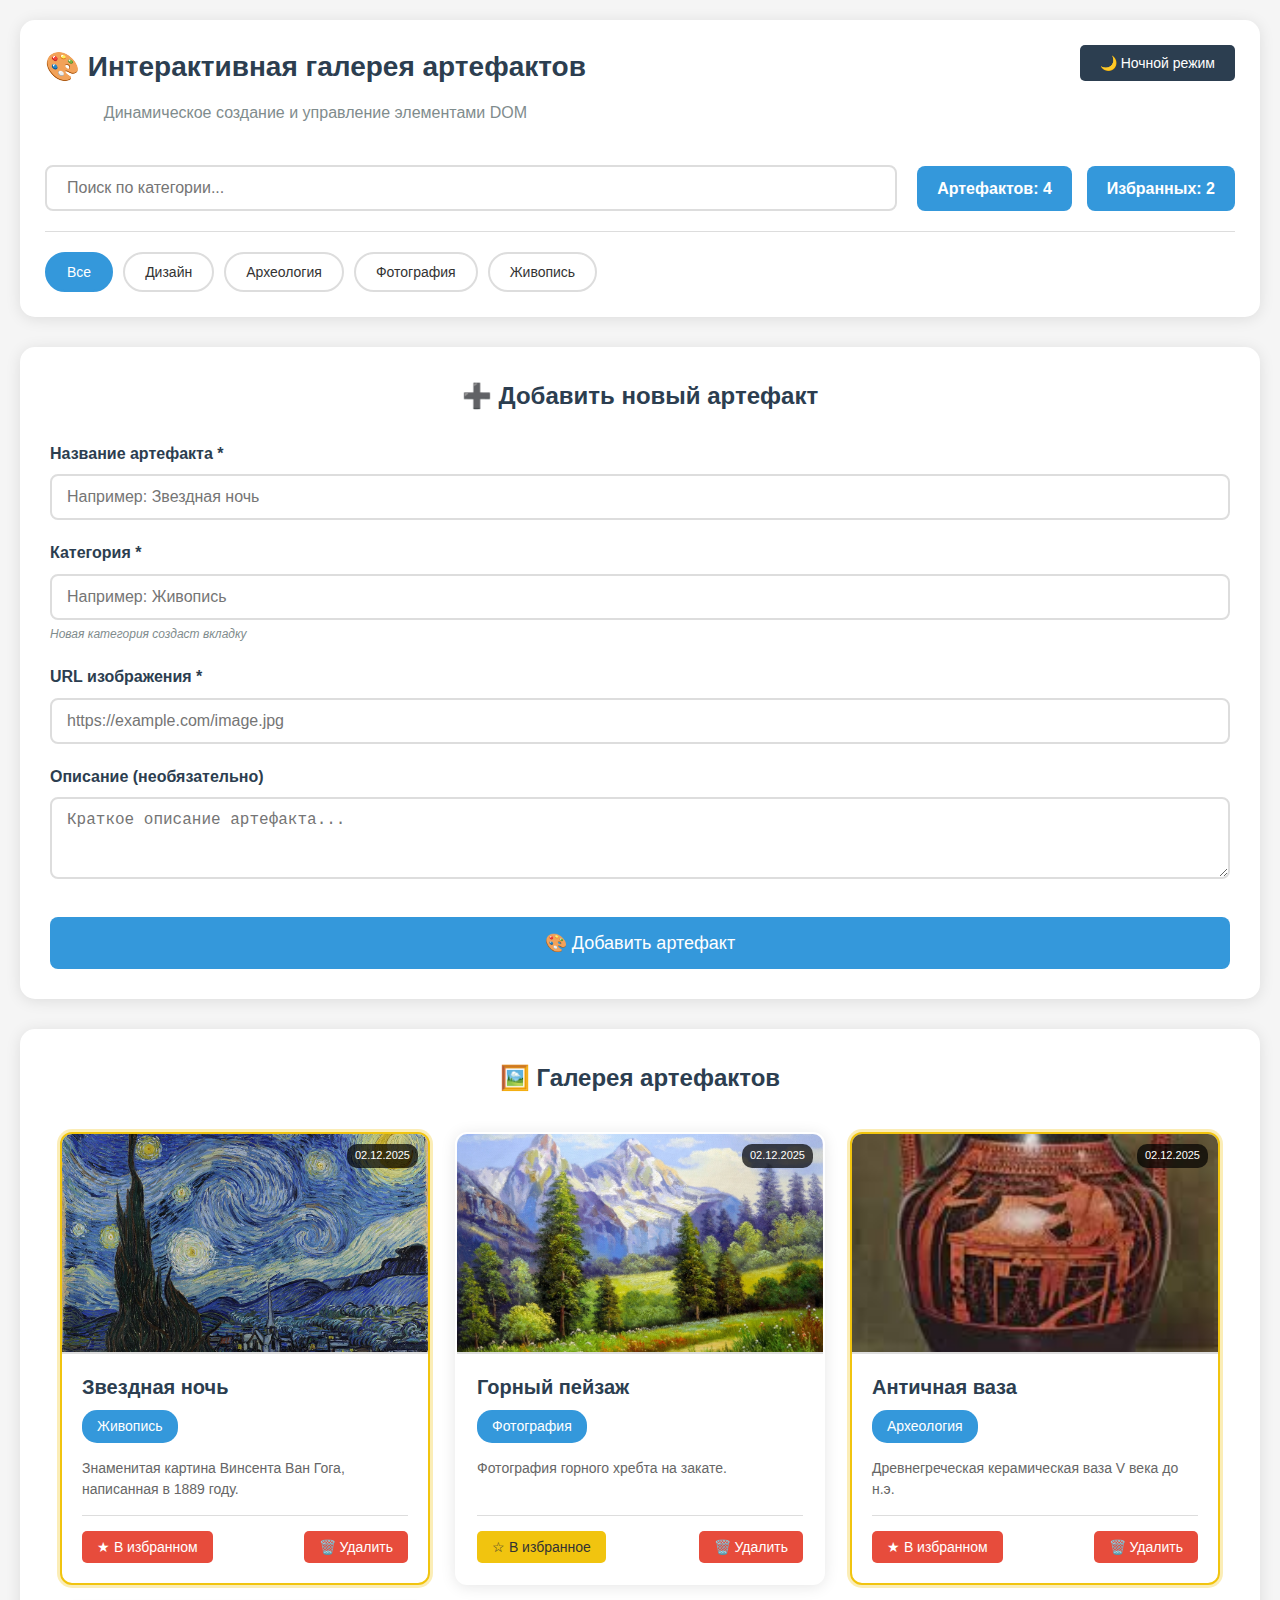
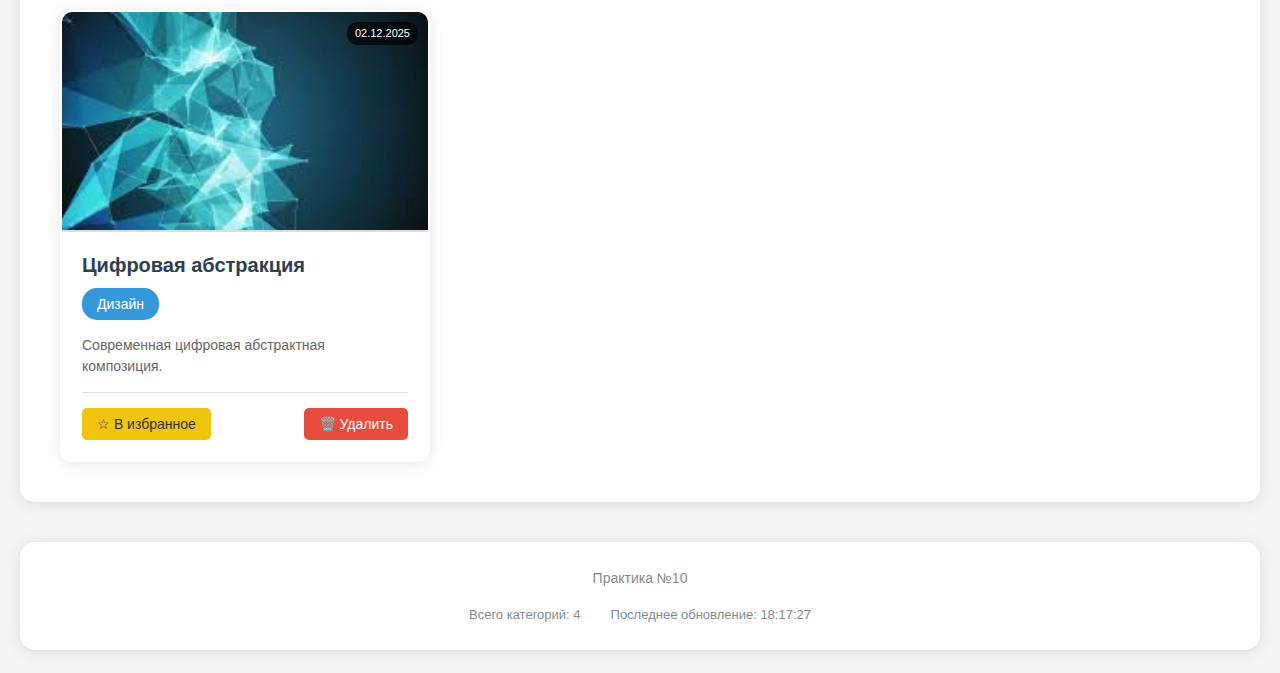
<file: index.html>
<!DOCTYPE html>
<html lang="ru">
<head>
    <meta charset="UTF-8">
    <meta name="viewport" content="width=device-width, initial-scale=1.0">
    <title>Интерактивная галерея артефактов</title>
    <link rel="stylesheet" href="style3.css">
    <script defer src="script3.js"></script>
</head>
<body>
    <!-- Баннер ошибки -->
    <div id="error-banner" class="error-banner hidden">
        <span id="error-message">Пожалуйста, заполните все обязательные поля!</span>
        <button id="close-error-btn" class="btn-close">×</button>
    </div>

    <!-- Модальное окно -->
    <div id="modal" class="modal hidden">
        <div class="modal-content">
            <button id="close-modal-btn" class="btn-close">×</button>
            <div class="modal-body">
                <img id="modal-image" class="modal-image" src="[data-uri]" alt="Изображение артефакта">
                <div class="modal-info">
                    <h2 id="modal-title"></h2>
                    <div class="modal-category" id="modal-category"></div>
                    <p id="modal-description"></p>
                    <div class="modal-stats">
                        <span>Добавлено: <span id="modal-date"></span></span>
                        <span id="modal-favorite-status"></span>
                    </div>
                </div>
            </div>
        </div>
    </div>

    <header>
        <div class="header-top">
            <div>
                <h1>🎨 Интерактивная галерея артефактов</h1>
                <p>Динамическое создание и управление элементами DOM</p>
            </div>
            <button id="theme-toggle" class="btn-theme">🌙 Ночной режим</button>
        </div>

        <div class="controls">
            <div class="search-container">
                <input id="search-input" type="text" placeholder="Поиск по категории...">
                <div class="counter-container">
                    <span id="artifact-counter" class="counter">Артефактов: 0</span>
                    <span id="favorite-counter" class="counter">Избранных: 0</span>
                </div>
            </div>
            
            <!-- Вкладки категорий -->
            <div class="category-tabs">
                <button class="tab active" data-category="all">Все</button>
                <!-- Вкладки будут генерироваться динамически -->
            </div>
        </div>
    </header>

    <main>
        <section class="add-form-section">
            <h2>➕ Добавить новый артефакт</h2>
            <div class="add-form">
                <div class="form-group">
                    <label for="artifact-title">Название артефакта *</label>
                    <input id="artifact-title" placeholder="Например: Звездная ночь" type="text">
                </div>
                
                <div class="form-group">
                    <label for="artifact-category">Категория *</label>
                    <div class="category-input-container">
                        <input id="artifact-category" placeholder="Например: Живопись" type="text">
                        <span class="category-hint">Новая категория создаст вкладку</span>
                    </div>
                </div>
                
                <div class="form-group">
                    <label for="artifact-image">URL изображения *</label>
                    <input id="artifact-image" placeholder="https://example.com/image.jpg" type="text">
                </div>
                
                <div class="form-group">
                    <label for="artifact-description">Описание (необязательно)</label>
                    <textarea id="artifact-description" placeholder="Краткое описание артефакта..." rows="3"></textarea>
                </div>
                
                <button id="add-btn" class="btn-primary">🎨 Добавить артефакт</button>
            </div>
        </section>

        <section class="gallery-section">
            <h2>🖼️ Галерея артефактов</h2>
            <div id="gallery" class="gallery-container">
                <p class="empty-gallery-message">Галерея пуста. Добавьте первый артефакт!</p>
            </div>
        </section>
    </main>

    <footer>
        <p>Практика №10</p>
        <div class="footer-info">
            <span>Всего категорий: <span id="category-counter">0</span></span>
            <span>Последнее обновление: <span id="last-update">-</span></span>
        </div>
    </footer>
</body>
</html>
</file>
<file: style3.css>
/* Базовые стили и темы */
:root {
    --primary-color: #3498db;
    --secondary-color: #2c3e50;
    --accent-color: #e74c3c;
    --success-color: #2ecc71;
    --warning-color: #f1c40f;
    --light-bg: #f5f5f5;
    --light-card: #ffffff;
    --light-text: #333333;
    --light-border: #dddddd;
    --shadow: 0 2px 15px rgba(0, 0, 0, 0.1);
    
    --dark-bg: #1a1a1a;
    --dark-card: #2d2d2d;
    --dark-text: #ffffff;
    --dark-border: #404040;
    --dark-shadow: 0 2px 15px rgba(0, 0, 0, 0.3);
}

* {
    margin: 0;
    padding: 0;
    box-sizing: border-box;
    transition: background-color 0.3s, color 0.3s, border-color 0.3s;
}

body {
    font-family: 'Segoe UI', Tahoma, Geneva, Verdana, sans-serif;
    line-height: 1.6;
    color: var(--light-text);
    background-color: var(--light-bg);
    padding: 20px;
    max-width: 1400px;
    margin: 0 auto;
}

body.dark-theme {
    color: var(--dark-text);
    background-color: var(--dark-bg);
}

/* Баннер ошибки */
.error-banner {
    position: fixed;
    top: 20px;
    left: 50%;
    transform: translateX(-50%);
    background-color: var(--accent-color);
    color: white;
    padding: 15px 25px;
    border-radius: 8px;
    box-shadow: var(--shadow);
    display: flex;
    align-items: center;
    justify-content: space-between;
    gap: 20px;
    z-index: 1000;
    animation: slideIn 0.3s ease;
}

.error-banner.hidden {
    display: none;
}

@keyframes slideIn {
    from {
        top: -100px;
        opacity: 0;
    }
    to {
        top: 20px;
        opacity: 1;
    }
}

.btn-close {
    background: none;
    border: none;
    color: white;
    font-size: 24px;
    cursor: pointer;
    padding: 0;
    width: 30px;
    height: 30px;
    display: flex;
    align-items: center;
    justify-content: center;
    border-radius: 50%;
}

.btn-close:hover {
    background-color: rgba(255, 255, 255, 0.2);
}

/* Модальное окно */
.modal {
    position: fixed;
    top: 0;
    left: 0;
    width: 100%;
    height: 100%;
    background-color: rgba(0, 0, 0, 0.8);
    display: flex;
    align-items: center;
    justify-content: center;
    z-index: 1001;
    opacity: 0;
    visibility: hidden;
    transition: opacity 0.3s, visibility 0.3s;
}

.modal.show {
    opacity: 1;
    visibility: visible;
}

.modal-content {
    background-color: var(--light-card);
    border-radius: 15px;
    width: 90%;
    max-width: 800px;
    max-height: 90vh;
    overflow-y: auto;
    position: relative;
    box-shadow: var(--shadow);
}

.dark-theme .modal-content {
    background-color: var(--dark-card);
    color: var(--dark-text);
}

.modal-content .btn-close {
    position: absolute;
    top: 15px;
    right: 15px;
    color: var(--light-text);
    z-index: 1;
}

.dark-theme .modal-content .btn-close {
    color: var(--dark-text);
}

.modal-body {
    display: flex;
    flex-direction: column;
    padding: 30px;
}

.modal-image {
    width: 100%;
    max-height: 400px;
    object-fit: cover;
    border-radius: 10px;
    margin-bottom: 20px;
}

.modal-info {
    flex: 1;
}

.modal-info h2 {
    font-size: 28px;
    margin-bottom: 10px;
    color: var(--secondary-color);
}

.dark-theme .modal-info h2 {
    color: var(--dark-text);
}

.modal-category {
    display: inline-block;
    background-color: var(--primary-color);
    color: white;
    padding: 5px 15px;
    border-radius: 20px;
    font-size: 14px;
    margin-bottom: 20px;
}

.modal-info p {
    margin-bottom: 20px;
    line-height: 1.8;
    color: var(--light-text);
}

.dark-theme .modal-info p {
    color: var(--dark-text);
}

.modal-stats {
    display: flex;
    justify-content: space-between;
    padding-top: 20px;
    border-top: 1px solid var(--light-border);
    font-size: 14px;
    color: #7f8c8d;
}

.dark-theme .modal-stats {
    border-top-color: var(--dark-border);
}

/* Хедер */
.header-top {
    display: flex;
    justify-content: space-between;
    align-items: flex-start;
    margin-bottom: 20px;
}

.btn-theme {
    padding: 10px 20px;
    background-color: var(--secondary-color);
    color: white;
    border: none;
    border-radius: 5px;
    cursor: pointer;
    font-size: 14px;
    display: flex;
    align-items: center;
    gap: 8px;
}

.dark-theme .btn-theme {
    background-color: var(--light-card);
    color: var(--dark-text);
}

header {
    text-align: center;
    margin-bottom: 30px;
    padding: 25px;
    background-color: var(--light-card);
    border-radius: 15px;
    box-shadow: var(--shadow);
}

.dark-theme header {
    background-color: var(--dark-card);
    box-shadow: var(--dark-shadow);
}

header h1 {
    color: var(--secondary-color);
    margin-bottom: 10px;
    font-size: 28px;
}

.dark-theme header h1 {
    color: var(--dark-text);
}

header p {
    color: #7f8c8d;
    margin-bottom: 20px;
}

/* Элементы управления */
.controls {
    margin-top: 20px;
}

.search-container {
    display: flex;
    justify-content: space-between;
    align-items: center;
    gap: 20px;
    margin-bottom: 20px;
    flex-wrap: wrap;
}

#search-input {
    flex: 1;
    padding: 12px 20px;
    border: 2px solid var(--light-border);
    border-radius: 8px;
    font-size: 16px;
    min-width: 300px;
    background-color: var(--light-card);
    color: var(--light-text);
}

.dark-theme #search-input {
    background-color: var(--dark-card);
    border-color: var(--dark-border);
    color: var(--dark-text);
}

#search-input:focus {
    border-color: var(--primary-color);
    outline: none;
}

.counter-container {
    display: flex;
    gap: 15px;
}

.counter {
    background-color: var(--primary-color);
    color: white;
    padding: 10px 20px;
    border-radius: 8px;
    font-weight: bold;
    min-width: 120px;
    text-align: center;
}

/* Вкладки категорий */
.category-tabs {
    display: flex;
    flex-wrap: wrap;
    gap: 10px;
    margin-top: 15px;
    padding-top: 20px;
    border-top: 1px solid var(--light-border);
}

.dark-theme .category-tabs {
    border-top-color: var(--dark-border);
}

.tab {
    padding: 10px 20px;
    background-color: var(--light-card);
    border: 2px solid var(--light-border);
    border-radius: 20px;
    cursor: pointer;
    font-size: 14px;
    transition: all 0.3s;
    color: var(--light-text);
}

.dark-theme .tab {
    background-color: var(--dark-card);
    border-color: var(--dark-border);
    color: var(--dark-text);
}

.tab:hover {
    border-color: var(--primary-color);
    transform: translateY(-2px);
}

.tab.active {
    background-color: var(--primary-color);
    color: white;
    border-color: var(--primary-color);
}

/* Форма добавления */
.add-form-section {
    background-color: var(--light-card);
    padding: 30px;
    border-radius: 15px;
    box-shadow: var(--shadow);
    margin-bottom: 30px;
}

.dark-theme .add-form-section {
    background-color: var(--dark-card);
    box-shadow: var(--dark-shadow);
}

.add-form-section h2 {
    color: var(--secondary-color);
    margin-bottom: 25px;
    text-align: center;
    font-size: 24px;
}

.dark-theme .add-form-section h2 {
    color: var(--dark-text);
}

.form-group {
    margin-bottom: 20px;
}

.form-group label {
    display: block;
    margin-bottom: 8px;
    font-weight: 600;
    color: var(--secondary-color);
}

.dark-theme .form-group label {
    color: var(--dark-text);
}

.add-form input,
.add-form textarea {
    width: 100%;
    padding: 12px 15px;
    border: 2px solid var(--light-border);
    border-radius: 8px;
    font-size: 16px;
    background-color: var(--light-card);
    color: var(--light-text);
}

.dark-theme .add-form input,
.dark-theme .add-form textarea {
    background-color: var(--dark-card);
    border-color: var(--dark-border);
    color: var(--dark-text);
}

.add-form input:focus,
.add-form textarea:focus {
    border-color: var(--primary-color);
    outline: none;
}

.category-input-container {
    position: relative;
}

.category-hint {
    display: block;
    font-size: 12px;
    color: #7f8c8d;
    margin-top: 5px;
    font-style: italic;
}

.btn-primary {
    width: 100%;
    padding: 15px;
    background-color: var(--primary-color);
    color: white;
    border: none;
    border-radius: 8px;
    font-size: 18px;
    cursor: pointer;
    transition: background-color 0.3s, transform 0.2s;
    margin-top: 10px;
}

.btn-primary:hover {
    background-color: #2980b9;
    transform: translateY(-2px);
}

/* Галерея */
.gallery-section {
    background-color: var(--light-card);
    padding: 30px;
    border-radius: 15px;
    box-shadow: var(--shadow);
}

.dark-theme .gallery-section {
    background-color: var(--dark-card);
    box-shadow: var(--dark-shadow);
}

.gallery-section h2 {
    color: var(--secondary-color);
    margin-bottom: 25px;
    text-align: center;
    font-size: 24px;
}

.dark-theme .gallery-section h2 {
    color: var(--dark-text);
}

.gallery-container {
    display: grid;
    grid-template-columns: repeat(auto-fill, minmax(300px, 1fr));
    gap: 25px;
    min-height: 300px;
    padding: 10px;
}

.empty-gallery-message {
    text-align: center;
    color: #95a5a6;
    font-style: italic;
    grid-column: 1 / -1;
    padding: 60px 20px;
    font-size: 18px;
}

/* Карточка артефакта */
.card {
    background: var(--light-card);
    border-radius: 12px;
    overflow: hidden;
    box-shadow: var(--shadow);
    transition: all 0.3s ease;
    border: 2px solid transparent;
    cursor: pointer;
    position: relative;
    display: flex;
    flex-direction: column;
}

.dark-theme .card {
    background: var(--dark-card);
    box-shadow: var(--dark-shadow);
}

.card:hover {
    transform: translateY(-8px);
    box-shadow: 0 10px 25px rgba(0, 0, 0, 0.2);
    border-color: var(--primary-color);
}

.card.highlighted {
    border-color: var(--accent-color);
    box-shadow: 0 0 0 3px rgba(231, 76, 60, 0.3);
}

.card-image {
    width: 100%;
    height: 220px;
    object-fit: cover;
    border-bottom: 2px solid var(--light-border);
}

.dark-theme .card-image {
    border-bottom-color: var(--dark-border);
}

.card-content {
    padding: 20px;
    flex-grow: 1;
    display: flex;
    flex-direction: column;
}

.card-title {
    font-size: 20px;
    font-weight: bold;
    color: var(--secondary-color);
    margin-bottom: 10px;
    line-height: 1.3;
}

.dark-theme .card-title {
    color: var(--dark-text);
}

.card-category {
    display: inline-block;
    background-color: var(--primary-color);
    color: white;
    padding: 5px 15px;
    border-radius: 15px;
    font-size: 14px;
    margin-bottom: 15px;
    align-self: flex-start;
}

.card-description {
    color: #666;
    font-size: 14px;
    line-height: 1.5;
    margin-bottom: 15px;
    flex-grow: 1;
}

.dark-theme .card-description {
    color: #b0b0b0;
}

.card-actions {
    display: flex;
    justify-content: space-between;
    padding-top: 15px;
    border-top: 1px solid var(--light-border);
}

.dark-theme .card-actions {
    border-top-color: var(--dark-border);
}

.btn {
    padding: 8px 15px;
    border: none;
    border-radius: 5px;
    cursor: pointer;
    font-size: 14px;
    transition: all 0.3s;
    display: flex;
    align-items: center;
    gap: 5px;
}

.btn-delete {
    background-color: var(--accent-color);
    color: white;
}

.btn-delete:hover {
    background-color: #c0392b;
    transform: scale(1.05);
}

.btn-favorite {
    background-color: var(--warning-color);
    color: #333;
}

.btn-favorite:hover {
    background-color: #f39c12;
    transform: scale(1.05);
}

.card.favorite {
    border-color: var(--warning-color);
    box-shadow: 0 0 0 3px rgba(241, 196, 15, 0.3);
}

.card.favorite .btn-favorite {
    background-color: var(--accent-color);
    color: white;
}

.card-date {
    position: absolute;
    top: 10px;
    right: 10px;
    background-color: rgba(0, 0, 0, 0.7);
    color: white;
    padding: 3px 8px;
    border-radius: 10px;
    font-size: 11px;
}

/* Футер */
footer {
    text-align: center;
    margin-top: 40px;
    padding: 25px;
    color: #7f8c8d;
    font-size: 14px;
    background-color: var(--light-card);
    border-radius: 15px;
    box-shadow: var(--shadow);
}

.dark-theme footer {
    background-color: var(--dark-card);
    box-shadow: var(--dark-shadow);
}

.footer-info {
    display: flex;
    justify-content: center;
    gap: 30px;
    margin-top: 15px;
    font-size: 13px;
}

/* Адаптивность */
@media (max-width: 992px) {
    .modal-body {
        flex-direction: column;
    }
    
    .modal-image {
        max-height: 300px;
    }
}

@media (max-width: 768px) {
    .header-top {
        flex-direction: column;
        gap: 15px;
    }
    
    .search-container {
        flex-direction: column;
        align-items: stretch;
    }
    
    #search-input {
        min-width: auto;
    }
    
    .gallery-container {
        grid-template-columns: repeat(auto-fill, minmax(250px, 1fr));
    }
    
    .modal-body {
        padding: 20px;
    }
}

@media (max-width: 480px) {
    body {
        padding: 10px;
    }
    
    header,
    .add-form-section,
    .gallery-section,
    footer {
        padding: 20px;
    }
    
    .gallery-container {
        grid-template-columns: 1fr;
    }
    
    .counter-container {
        flex-direction: column;
    }
    
    .counter {
        min-width: auto;
    }
}
</file>
